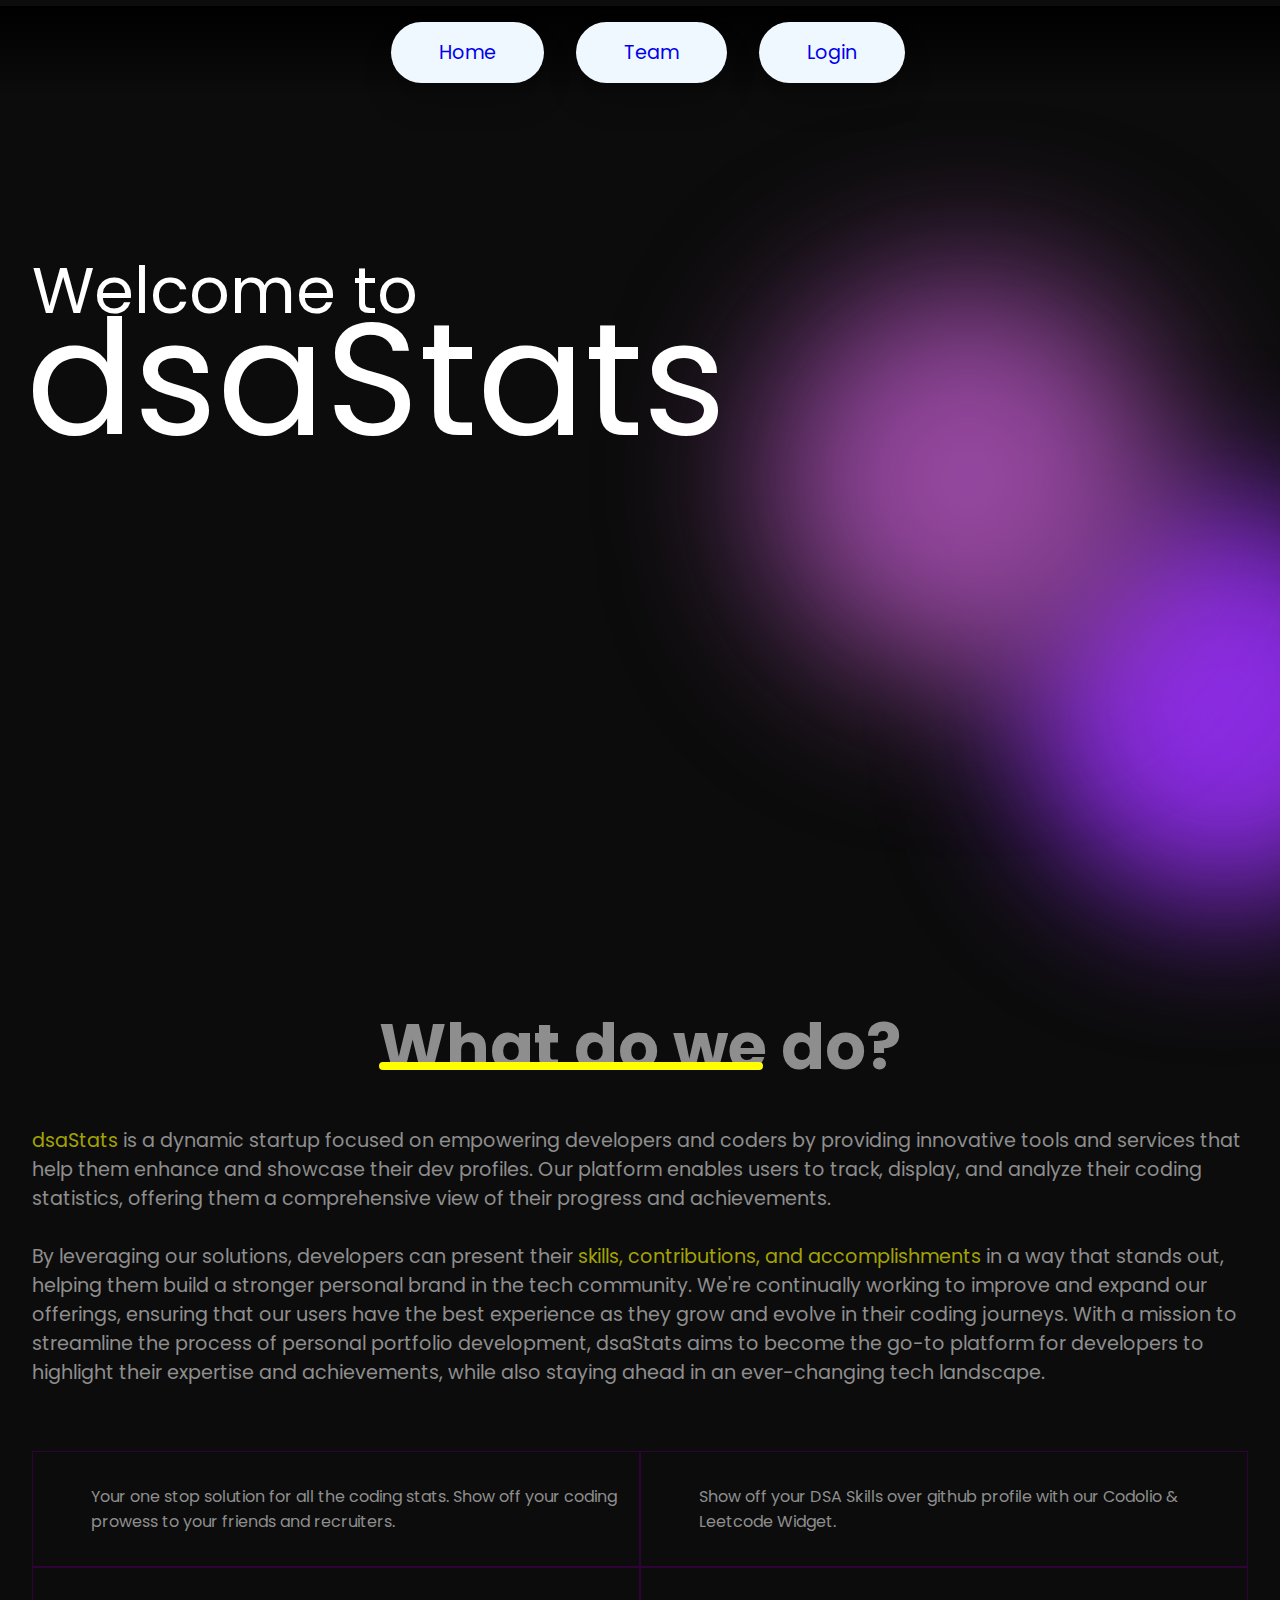
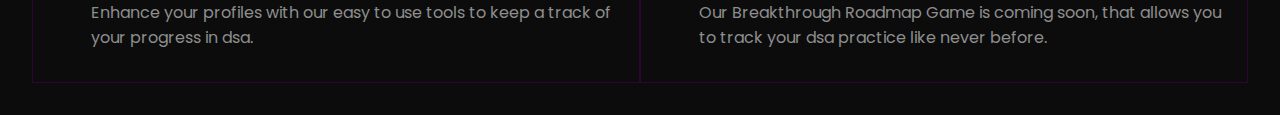
<file: index.html>
<!DOCTYPE html>
<html lang="en">
  <head>
    <meta charset="UTF-8" />
    <meta name="viewport" content="width=device-width, initial-scale=1.0" />
    <title>Home</title>
    <link
      rel="stylesheet"
      href="https://cdnjs.cloudflare.com/ajax/libs/font-awesome/6.6.0/css/all.min.css"
      integrity="sha512-Kc323vGBEqzTmouAECnVceyQqyqdsSiqLQISBL29aUW4U/M7pSPA/gEUZQqv1cwx4OnYxTxve5UMg5GT6L4JJg=="
      crossorigin="anonymous"
      referrerpolicy="no-referrer"
    />
    <link rel="stylesheet" href="index.css" />
  </head>
  <body>
    <div class="container">
      <nav>
        <ul>
          <li><a href="./index.html" title="Home">Home</a></li>
          <li><a href="./Teampage.html" title="Home">Team</a></li>
          <li><a href="./login.html" title="Home">Login</a></li>
        </ul>
      </nav>
      <header>
        <div class="content">
          <div class="welcome--message">Welcome to</div>
          <div class="logo--text">dsaStats</div>
        </div>
        <div class="circle__1"></div>
        <div class="circle__2"></div>
      </header>
      <section class="intro">
        <div class="title"><h1>What do we do?</h1></div>
        <div class="description">
          <span class="dsaStats--keyword">dsaStats</span>
          is a dynamic startup focused on empowering developers and coders by
          providing innovative tools and services that help them enhance and
          showcase their dev profiles. Our platform enables users to track,
          display, and analyze their coding statistics, offering them a
          comprehensive view of their progress and achievements.

          <br /><br />
          By leveraging our solutions, developers can present their
          <span class="dsaStats--keyword"
            >skills, contributions, and accomplishments</span
          >
          in a way that stands out, helping them build a stronger personal brand
          in the tech community. We're continually working to improve and expand
          our offerings, ensuring that our users have the best experience as
          they grow and evolve in their coding journeys. With a mission to
          streamline the process of personal portfolio development, dsaStats
          aims to become the go-to platform for developers to highlight their
          expertise and achievements, while also staying ahead in an
          ever-changing tech landscape.
        </div>
        <div class="services">
          <div class="item item--1">
            <i class="fa-solid fa-laptop-code"></i>
            <p>
              Your one stop solution for all the coding stats. Show off your
              coding prowess to your friends and recruiters.
            </p>
          </div>
          <div class="item item--2">
            <i class="fa-brands fa-github"></i>
            <p>
              Show off your DSA Skills over github profile with our Codolio &
              Leetcode Widget.
            </p>
          </div>
          <div class="item item--3">
            <i class="fa-solid fa-user"></i>
            <p>
              Enhance your profiles with our easy to use tools to keep a track
              of your progress in dsa.
            </p>
          </div>
          <div class="item item--4">
            <i class="fa-solid fa-road"></i>
            <p>
              Our Breakthrough Roadmap Game is coming soon, that allows you to
              track your dsa practice like never before.
            </p>
          </div>
        </div>
      </section>
      <section></section>
      <footer></footer>
    </div>
    <!-- Closing container div -->
  </body>
</html>
</file>
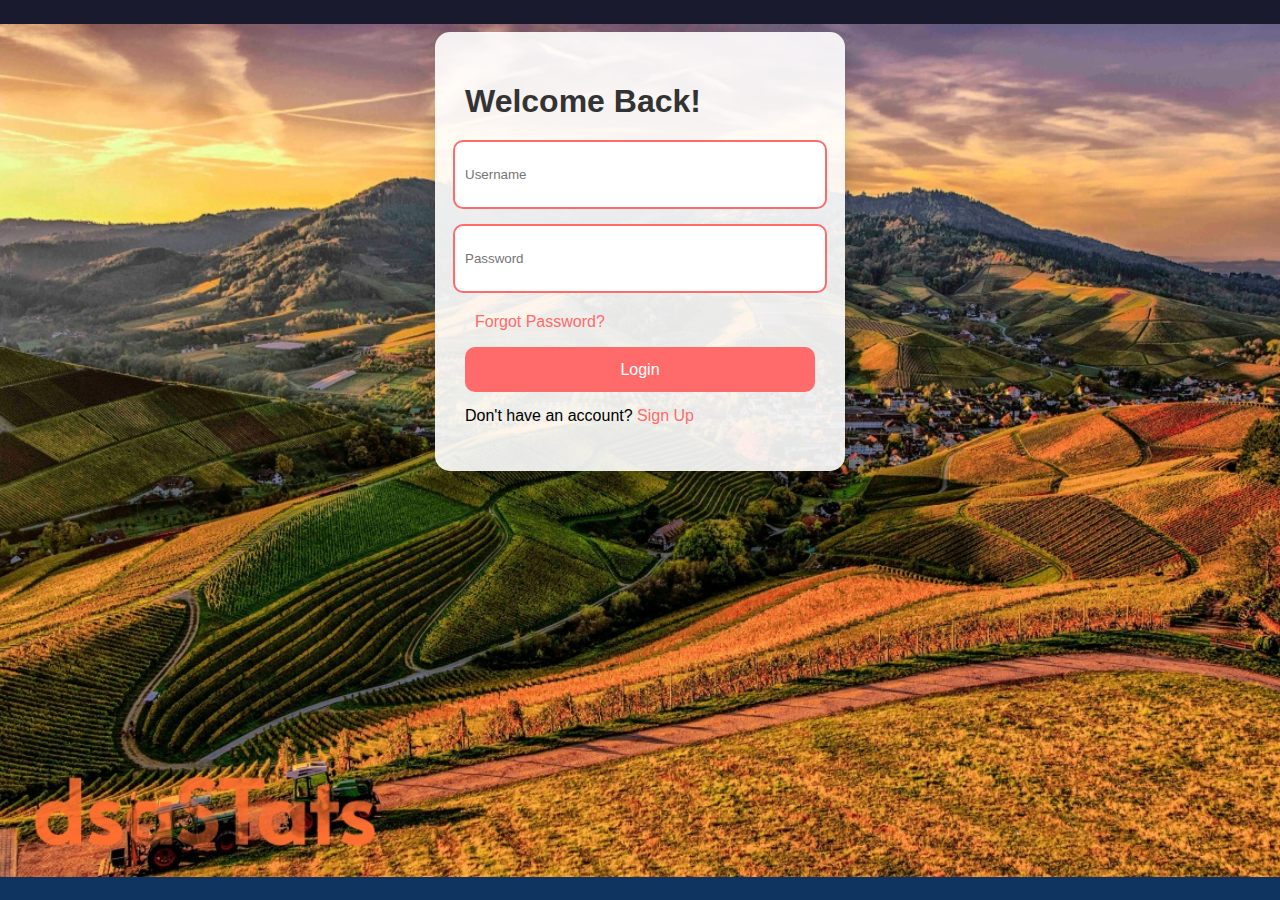
<file: login.html>
<!DOCTYPE html>
<html lang="en">
  <head>
    <meta charset="UTF-8" />
    <meta name="viewport" content="width=device-width, initial-scale=1.0" />
    <title>Vibrant Login Page</title>
    <link rel="stylesheet" href="login.css" />
    <link
      rel="stylesheet"
      href="https://cdnjs.cloudflare.com/ajax/libs/font-awesome/5.15.4/css/all.min.css"
    />
  </head>
  <body>
    <div class="container">
      <form>
        <h1>Welcome Back!</h1>
        <input type="text" id="username" placeholder="Username" required />
        <input type="password" id="password" placeholder="Password" required />
        <p class="forgot-password-text" id="forgot-password-text">
          Forgot Password?
        </p>
        <button id="login-btn">Login</button>
        <p>Don't have an account? <a href="#">Sign Up</a></p>
      </form>
    </div>

    <script src="login.js"></script>
  </body>
</html>
</file>
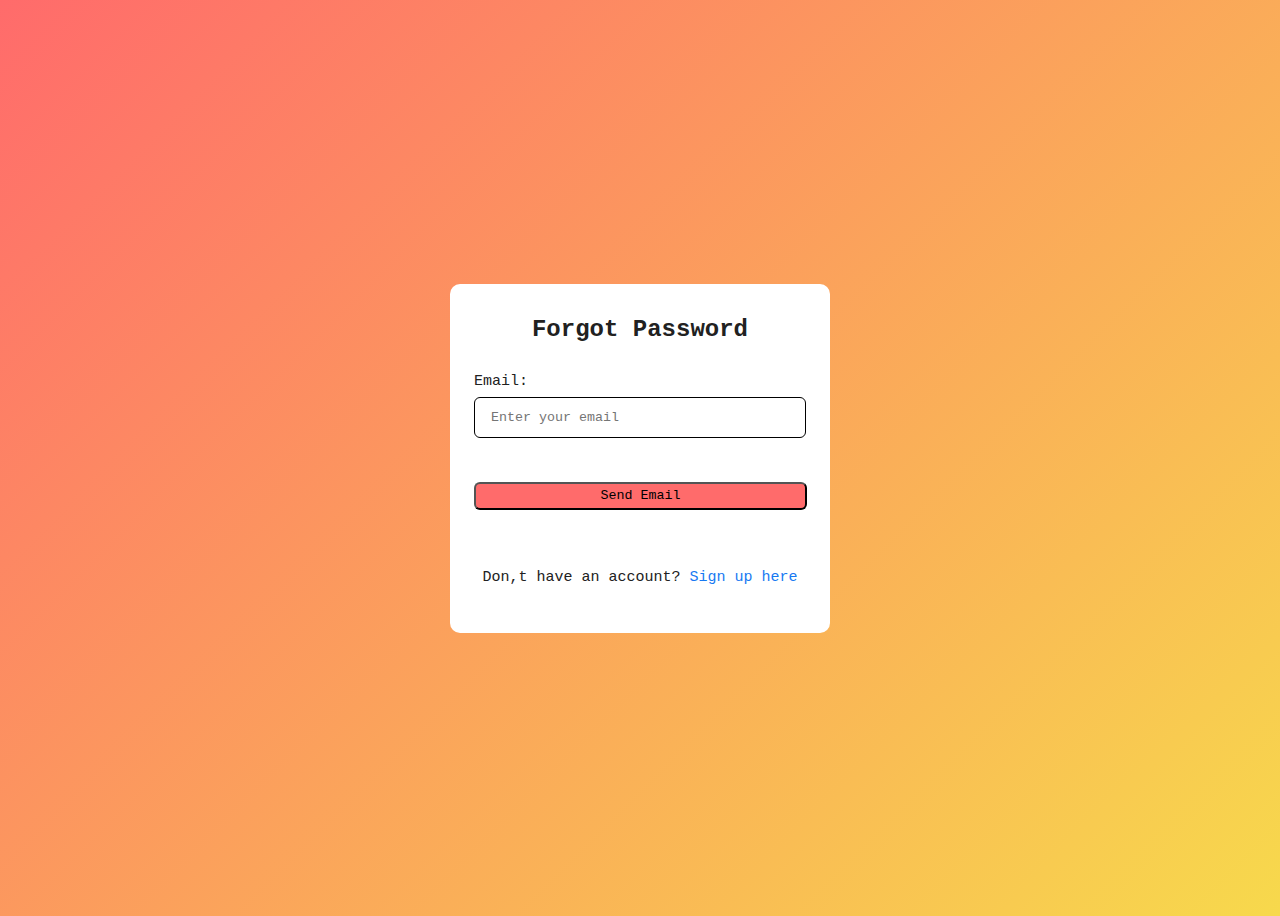
<file: psswdforget.html>
<!DOCTYPE html>
<html lang="en">
<head>
    <meta charset="UTF-8">
    <meta name="viewport" content="width=device-width, initial-scale=1.0">
    <link rel="stylesheet" href="psswrdforget.css">
    <title>Forgot Password</title>
</head>
<body>
    <div class="container">
        <div class="title">
        Forgot Password
    </div>
    <form class="form">
        <div class="formele">
            <label for="email">Email:</label>
            <input type="text" id="email" name="email" placeholder="Enter your email">
        </div>
        <button class="submit" type="submit">Send Email</button>
    </form>
    <p class="signup">Don,t have an account? <a href="signup.html" class="signup-link">Sign up here</a></p>
    </div>
</body>
</html>
</file>
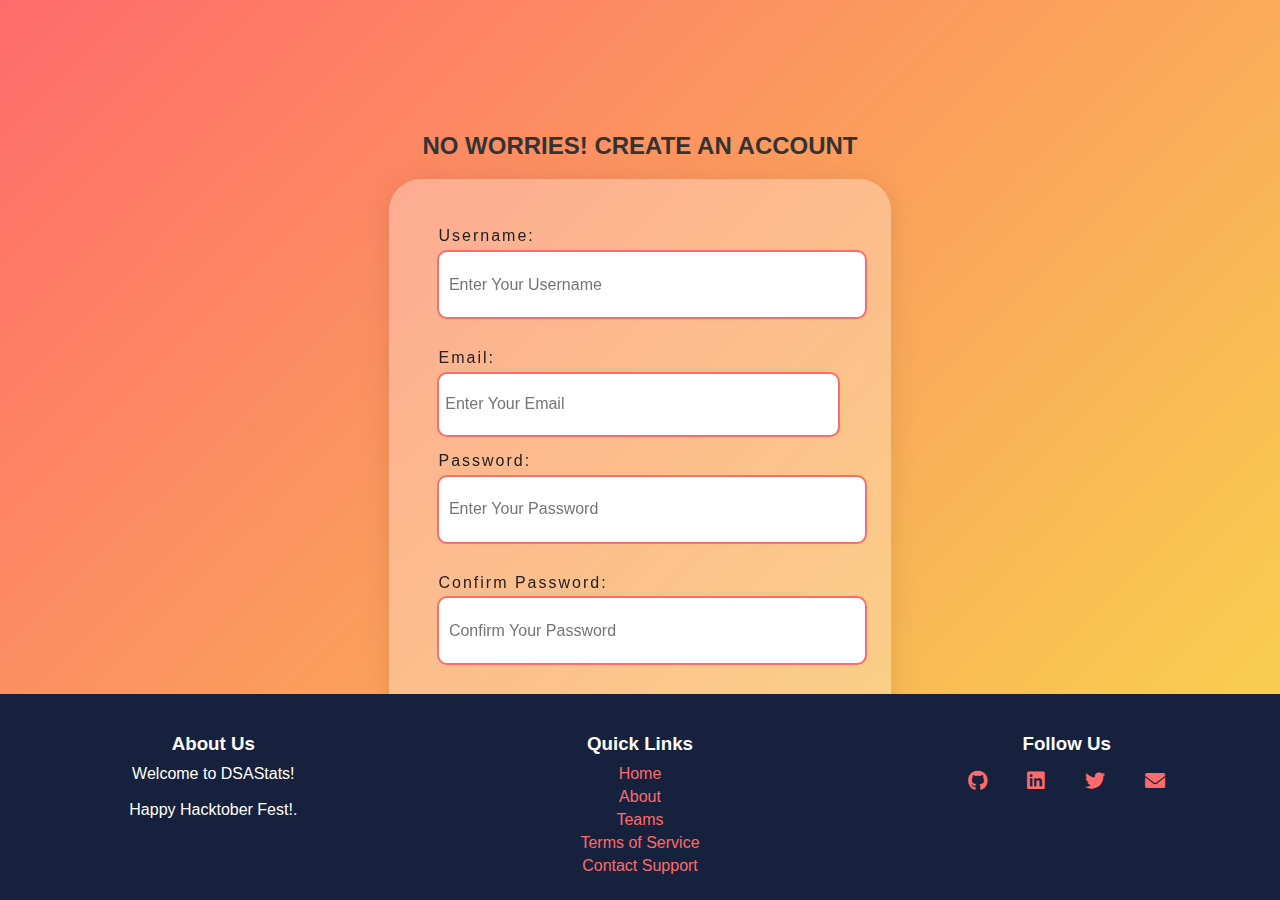
<file: signup.html>
<!DOCTYPE html>
<html lang="en">
  <head>
    <meta charset="UTF-8" />
    <meta name="viewport" content="width=device-width, initial-scale=1.0" />
    <title>Sign Up Form</title>
    <link rel="stylesheet" href="signup.css" />
    <link rel="stylesheet" href="signinfooter.css" />
    <link
    rel="stylesheet"
    href="https://cdnjs.cloudflare.com/ajax/libs/font-awesome/6.0.0-beta3/css/all.min.css"
  />

  </head>
  <body>    
    <div class="signup-form">
      <h2>NO WORRIES! CREATE AN ACCOUNT</h2>
      <div class="backdrop">
        <form>
          <div class="form-group">
            <label for="username">Username:</label>
            <input
              type="text"
              id="username"
              placeholder="Enter Your Username"
              name="username"
              required
            />
          </div>
          <div class="form-group">
            <label for="email">Email:</label>
            <input
              type="email"
              placeholder="Enter Your Email"
              id="email"
              name="email"
              required
            />
          </div>
          <div class="form-group">
            <label for="password">Password:</label>
            <input
              type="password"
              id="password"
              placeholder="Enter Your Password"
              name="password"
              required
            />
          </div>
          <div class="form-group">
            <label for="confirm-password">Confirm Password:</label>
            <input
              type="password"
              id="confirm-password"
              placeholder="Confirm Your Password"
              name="confirm-password"
              required
            />
          </div>
          <button type="submit">SIGN UP</button>
        </form>
      </div>
    </div>

    <footer>
      <div class="footer-container">
        <div class="footer-column">
          <h3><b>About Us</b></h3>
          <p>Welcome to DSAStats!<br><br> Happy Hacktober Fest!.</p>
        </div>
        <div class="footer-column">
          <h3>Quick Links</h3>
          <ul>
            <li><a href="#">Home</a></li>
            <li><a href="#">About</a></li>
            <li><a href="#">Teams</a></li>
            <li><a href="#">Terms of Service</a></li>
            <li><a href="#">Contact Support</a></li>
          </ul>
        </div>
        <div class="footer-column">
        <h3>Follow Us</h3>
        <ul class="social-icons">
          <li><a href="#"><i class="fa-brands fa-github"></i></a></li>
          <li><a href="#"><i class="fa-brands fa-linkedin"></i></a></li>
          <li><a href="#"><i class="fa-brands fa-twitter"></i></a></li>
          <li><a href="#"><i class="fa-solid fa-envelope"></i></a></li>
        </ul>
      </div>
    </div>
  </footer>
  </body>
</html>
</file>
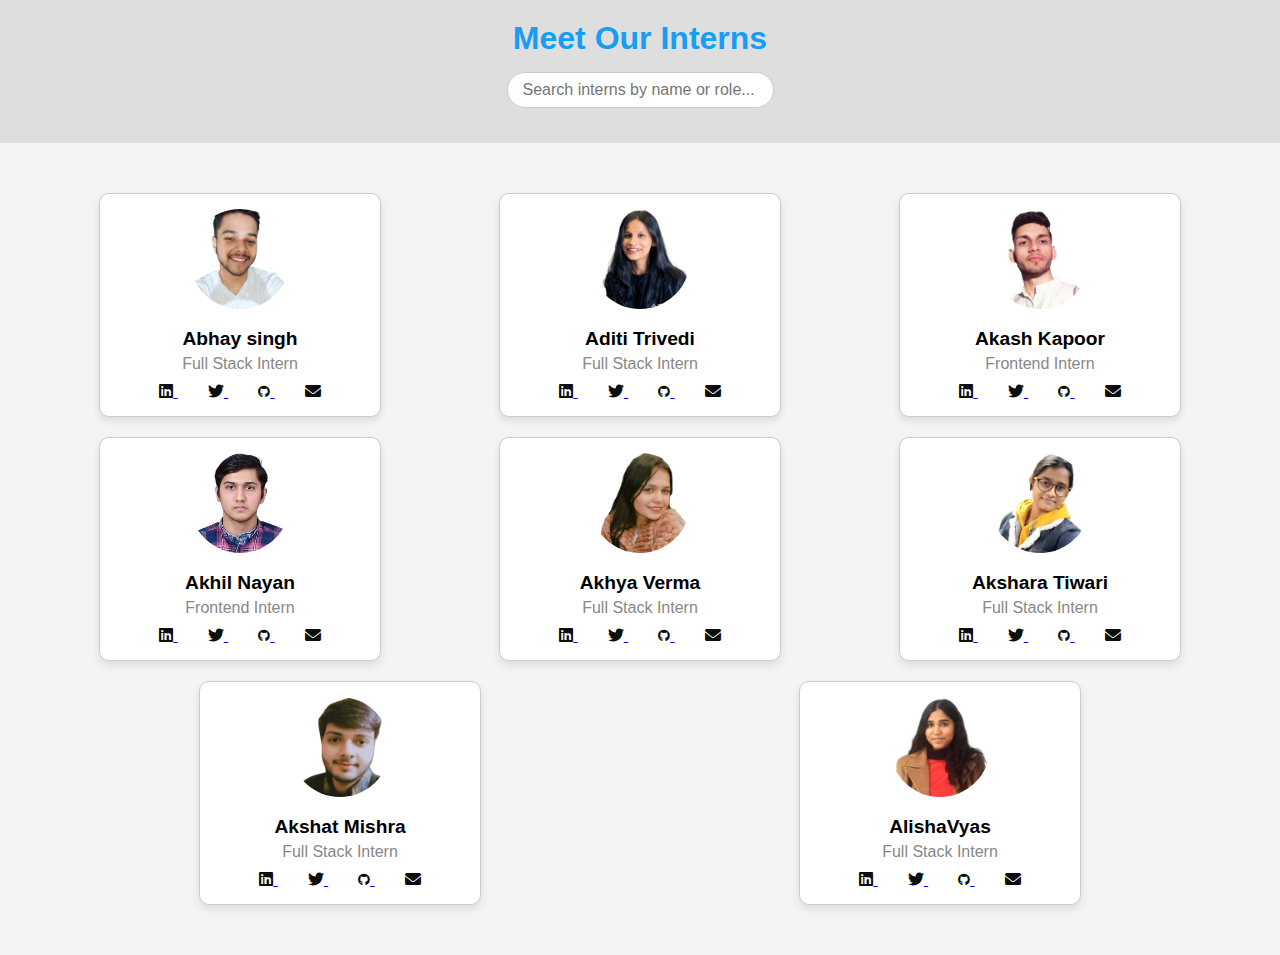
<file: Teampage.html>
<!DOCTYPE html>
<html lang="en">
<head>
    <meta charset="UTF-8">
    <meta name="viewport" content="width=device-width, initial-scale=1.0">
    <title>Team Page</title>
    <link rel="stylesheet" href="Teampage.css">
    <link rel="stylesheet" href="https://cdnjs.cloudflare.com/ajax/libs/font-awesome/6.0.0-beta3/css/all.min.css">
</head>
<body>

    <div class="header">
        <h1>Meet Our Interns</h1>
        <div class="search-bar">
            <input type="text" placeholder="Search interns by name or role..." id="searchInput">
        </div>
    </div>

    <div class="intern-cards-container">
        <!-- Intern Card 1 -->
        <div class="intern-card">
            <img src="images/AbhaySingh (Small).jpeg" alt="AbhaySingh Profile Image" class="profile-image">
            <h2>Abhay singh</h2>
            <p class="intern-role">Full Stack Intern</p>
            <div class="social-links">
                <a href="https://www.linkedin.com">
                    <i class="fa-brands fa-linkedin" style="color: #0d0d0d;"></i>
                </a>
                <a href="https://www.twitter.com">
                    <i class="fa-brands fa-twitter" style="color: #0d0d0d;"></i>
                </a>
                <a href="https://www.github.com" >
                    <i class="fa-brands fa-github fa-xs" style="color: #0d0d0d;"></i>
                </a>
                <a href="https://www.gmail.com" >
                    <i class="fa-solid fa-envelope" style="color: #0d0d0d;"></i>
                </a>
            </div>
        </div>

        <!-- Intern Card 2 -->
        <div class="intern-card">
            <img src="images/AditiTrivedi (Small).jpeg" alt="AditiTrivedi Profile Image" class="profile-image">
            <h2>Aditi Trivedi</h2>
            <p class="intern-role">Full Stack Intern</p>
            <div class="social-links">
                <a href="https://www.linkedin.com">
                    <i class="fa-brands fa-linkedin" style="color: #0d0d0d;"></i>
                </a>
                <a href="https://www.twitter.com">
                    <i class="fa-brands fa-twitter" style="color: #0d0d0d;"></i>
                </a>
                <a href="https://www.github.com" >
                    <i class="fa-brands fa-github fa-xs" style="color: #0d0d0d;"></i>
                </a>
                <a href="https://www.gmail.com" >
                    <i class="fa-solid fa-envelope" style="color: #0d0d0d;"></i>
                </a>
            </div>
        </div>

        <!-- Intern Card 3 -->
        <div class="intern-card">
            <img src="images/Akash Kapoor (Small).jpg" alt="Akash Kapoor Image" class="profile-image">
            <h2>Akash Kapoor</h2>
            <p class="intern-role">Frontend Intern</p>
            <div class="social-links">
                <a href="https://www.linkedin.com">
                    <i class="fa-brands fa-linkedin" style="color: #0d0d0d;"></i>
                </a>
                <a href="https://www.twitter.com">
                    <i class="fa-brands fa-twitter" style="color: #0d0d0d;"></i>
                </a>
                <a href="https://www.github.com" >
                    <i class="fa-brands fa-github fa-xs" style="color: #0d0d0d;"></i>
                </a>
                <a href="https://www.gmail.com" >
                    <i class="fa-solid fa-envelope" style="color: #0d0d0d;"></i>
                </a>
            </div>
        </div>

        <!-- Intern Card 4 -->
        <div class="intern-card">
            <img src="images/Akhil Nayan Mishra (Small).jpg" alt="Akhil Nayan Profile Image" class="profile-image">
            <h2>Akhil Nayan</h2>
            <p class="intern-role">Frontend Intern</p>
            <div class="social-links">
                <a href="https://www.linkedin.com">
                    <i class="fa-brands fa-linkedin" style="color: #0d0d0d;"></i>
                </a>
                <a href="https://www.twitter.com">
                    <i class="fa-brands fa-twitter" style="color: #0d0d0d;"></i>
                </a>
                <a href="https://www.github.com" >
                    <i class="fa-brands fa-github fa-xs" style="color: #0d0d0d;"></i>
                </a>
                <a href="https://www.gmail.com" >
                    <i class="fa-solid fa-envelope" style="color: #0d0d0d;"></i>
                </a>
            </div>
        </div>

        
        <!-- Intern Card 5 -->
        <div class="intern-card">
            <img src="images/AkhyaVerma (Small).jpeg" alt="Akhil Nayan Profile Image" class="profile-image">
            <h2>Akhya Verma</h2>
            <p class="intern-role">Full Stack Intern</p>
            <div class="social-links">
                <a href="https://www.linkedin.com">
                    <i class="fa-brands fa-linkedin" style="color: #0d0d0d;"></i>
                </a>
                <a href="https://www.twitter.com">
                    <i class="fa-brands fa-twitter" style="color: #0d0d0d;"></i>
                </a>
                <a href="https://www.github.com" >
                    <i class="fa-brands fa-github fa-xs" style="color: #0d0d0d;"></i>
                </a>
                <a href="https://www.gmail.com" >
                    <i class="fa-solid fa-envelope" style="color: #0d0d0d;"></i>
                </a>
            </div>
        </div>


        
        <!-- Intern Card 6 -->
        <div class="intern-card">
            <img src="images/Akshara Tiwari (Small).jpeg" alt="Akhil Nayan Profile Image" class="profile-image">
            <h2>Akshara Tiwari</h2>
            <p class="intern-role">Full Stack Intern</p>
            <div class="social-links">
                <a href="https://www.linkedin.com">
                    <i class="fa-brands fa-linkedin" style="color: #0d0d0d;"></i>
                </a>
                <a href="https://www.twitter.com">
                    <i class="fa-brands fa-twitter" style="color: #0d0d0d;"></i>
                </a>
                <a href="https://www.github.com" >
                    <i class="fa-brands fa-github fa-xs" style="color: #0d0d0d;"></i>
                </a>
                <a href="https://www.gmail.com" >
                    <i class="fa-solid fa-envelope" style="color: #0d0d0d;"></i>
                </a>
            </div>
        </div>


        
        <!-- Intern Card 7 -->
        <div class="intern-card">
            <img src="images/Akshat Mishra (Small).jpeg" alt="Akhil Nayan Profile Image" class="profile-image">
            <h2>Akshat Mishra</h2>
            <p class="intern-role">Full Stack Intern</p>
            <div class="social-links">
                <a href="https://www.linkedin.com">
                    <i class="fa-brands fa-linkedin" style="color: #0d0d0d;"></i>
                </a>
                <a href="https://www.twitter.com">
                    <i class="fa-brands fa-twitter" style="color: #0d0d0d;"></i>
                </a>
                <a href="https://www.github.com" >
                    <i class="fa-brands fa-github fa-xs" style="color: #0d0d0d;"></i>
                </a>
                <a href="https://www.gmail.com" >
                    <i class="fa-solid fa-envelope" style="color: #0d0d0d;"></i>
                </a>
            </div>
        </div>


        
        <!-- Intern Card 8 -->
        <div class="intern-card">
            <img src="images/AlishaVyas(Small).jpg" alt="Akhil Nayan Profile Image" class="profile-image">
            <h2>AlishaVyas</h2>
            <p class="intern-role">Full Stack Intern</p>
            <div class="social-links">
                <a href="https://www.linkedin.com">
                    <i class="fa-brands fa-linkedin" style="color: #0d0d0d;"></i>
                </a>
                <a href="https://www.twitter.com">
                    <i class="fa-brands fa-twitter" style="color: #0d0d0d;"></i>
                </a>
                <a href="https://www.github.com" >
                    <i class="fa-brands fa-github fa-xs" style="color: #0d0d0d;"></i>
                </a>
                <a href="https://www.gmail.com" >
                    <i class="fa-solid fa-envelope" style="color: #0d0d0d;"></i>
                </a>
            </div>
        </div>

    </div>
</body>
</html>
</file>
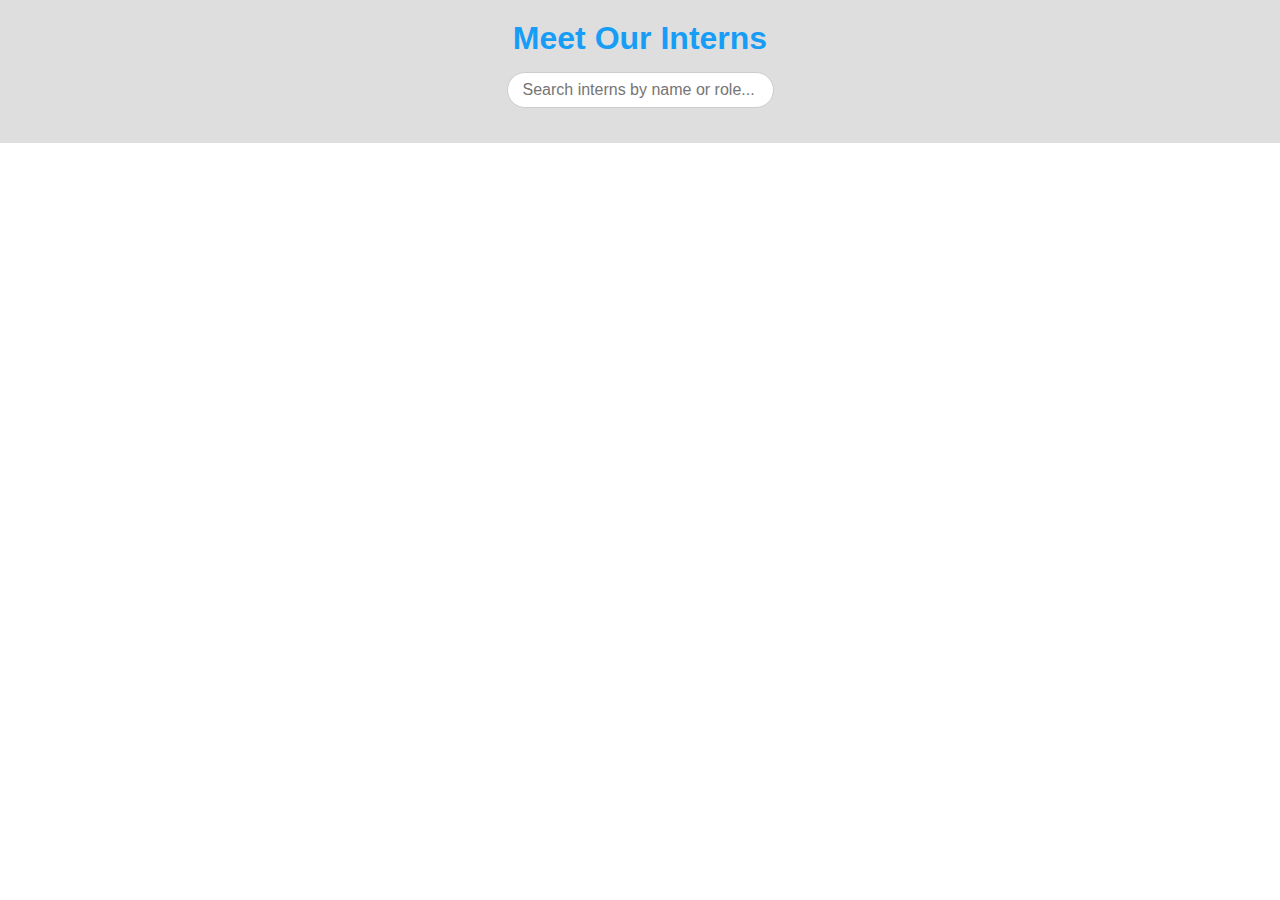
<file: Teampage.index.html>
<!DOCTYPE html>
<html lang="en">
<head>
    <meta charset="UTF-8">
    <meta name="viewport" content="width=device-width, initial-scale=1.0">
    <title>Team Page</title>
    <link rel="stylesheet" href="Teampage.styles.css">
</head>
<body>

    <div class="header">
        <h1>Meet Our Interns</h1>
        <div class="search-bar">
            <input type="text" placeholder="Search interns by name or role..." id="searchInput">
        </div>
    </div>

</body>
</html>
</file>
<file: index.css>
@import url("https://fonts.googleapis.com/css2?family=Poppins:wght@300;400;500;600&display=swap");

* {
  margin: 0;
  padding: 0;
  box-sizing: border-box;
  font-family: "Poppins", sans-serif;
}
body {
  height: 100vh;
  width: 100%;
  overflow-x: hidden;
  background-color: rgb(12, 12, 12);
  color: rgb(142, 142, 142);
}
.container {
  width: 100%;
  height: 100%;
}

nav {
  display: flex;
  align-items: center;
  justify-content: center;
  background: linear-gradient(to bottom, black, transparent);
  width: 100%;
  padding: 1rem;
  /* border-radius: 50px; */
  z-index: 3;
  position: relative;
  color: rgb(80, 80, 80);
  margin-top: 0.4rem;
  /* box-shadow: rgba(55, 1, 65, 0.986) 0px 20px 30px; */
}
nav ul {
  display: flex;
  flex-direction: row;
  gap: 2rem;
  margin-left: 1rem;
  list-style: none;
}
nav ul li {
  font-size: 1.2rem;
  cursor: pointer;
  background-color: aliceblue;
  padding: 1rem 3rem;
  border-radius: 2rem;
  box-shadow: rgba(0, 0, 0, 0.2) 0px 20px 30px;
  overflow: visible;
  transition: box-shadow, background-color 500ms ease-in-out;
}
nav ul li:hover {
  box-shadow: rgba(0, 0, 0, 0.4) 0px 10px 30px;
  background-color: rgb(244, 203, 253);
}

/* Welcome Text in Header */

.welcome--message {
  position: absolute;
  font-size: 4rem;
  top: 9rem;
}
.logo--text {
  position: absolute;
  font-size: 10rem;
  top: 10rem;
  left: 2%;
}

.logo--text::before {
  content: "";
  position: absolute;
  width: 0%;
  height: 0.4rem;
  background-color: red;
  bottom: 2.5rem;
  animation: animateLine 3s infinite;
}
@keyframes animateLine {
  0% {
    width: 0%;
    left: 0;
  }
  50% {
    width: 100%;
    left: 0;
  }
  100% {
    width: 0%;
    left: 100%;
  }
}

header {
  position: relative;
  width: 100%;
  height: 100vh;
  z-index: 1;
}
header::before {
  content: "";
  position: absolute;
  top: 0;
  left: 0;
  width: 100%;
  height: 100%;

  background-size: cover;
  background-position: center;
  filter: blur(2px);
  z-index: 0;
}
header .content {
  position: relative;
  z-index: 2;
  color: white;
  padding: 2rem;
}

header .circle__1 {
  position: absolute;
  z-index: 0;
  background-color: blueviolet;
  background-position: center;
  background-size: cover;
  height: 25rem;
  width: 25rem;
  border-radius: 50%;
  top: 45%;
  left: 80%;
  filter: blur(70px);
  animation: animateCircle_1 10s infinite;
}

@keyframes animateCircle_1 {
  0% {
    width: 0%;
    top: 0;
  }
  50% {
    width: 100%;
    top: 0;
  }
  100% {
    width: 0%;
    top: 100%;
  }
}

header .circle__2 {
  position: absolute;
  z-index: 0;
  background-color: rgb(149, 71, 159);
  background-position: center;
  background-size: cover;
  height: 25rem;
  width: 25rem;
  border-radius: 50%;
  top: 20%;
  left: 60%;
  filter: blur(78px);
  animation: animateCircle_2 20s infinite;
}

@keyframes animateCircle_2 {
  0% {
    width: 0%;
    top: 0;
  }
  50% {
    width: 100%;
    top: 0;
  }
  100% {
    width: 0%;
    top: 100%;
  }
}

/* Section Intro */

.intro {
  display: flex;
  flex-direction: column;
  align-items: center;
  justify-content: center;
}

section .title {
  font-size: 2rem;
}

section .title::before {
  content: "";
  position: absolute;
  bottom: -170px;
  border-radius: 20px;
  background-color: yellow;
  height: 0.5rem;
  width: 24rem;
}

section .description {
  padding: 2rem;
  height: 100%;
  width: 100%;
  font-size: larger;
}

.dsaStats--keyword {
  color: #cccc02cc;
}

section .services {
  padding: 2rem;
  display: grid;
  grid-template-columns: 1fr 1fr;
}
.services .item {
  display: flex;
  flex-direction: row;
  gap: 1.6rem;
  align-items: center;
  justify-content: center;
  padding: 2rem 1rem 2rem 2rem;
  border: 1px solid rgba(55, 1, 65, 0.819);
  transition: border 300ms ease-in-out;
}
.services .item:hover {
  border: 1px solid rgb(94, 0, 110);
}
.services .item p {
  transition: color 300ms ease-in-out;
}
.services i {
  color: rgb(185, 185, 185);
  font-size: 3rem;
  transition: color 300ms ease-in-out;
}
.services i:hover {
  color: white;
}
.services .item p:hover {
  color: white;
}

a {
  text-decoration: none;
}
</file>
<file: login.css>
body {
  background: center / contain no-repeat
      url(./images/login-text-behind-image.jpg),
    #eee linear-gradient(180deg, #1a1a2e, #16213e, #0f3460); /* Gradient */

  background-size: contain; /* Ensure the image is contained */
  font-family: "Arial", sans-serif;
  display: flex;
  flex-direction: column;
  justify-content: center;
  align-items: center;
  height: 100%;
  margin: 0;
  background-attachment: fixed;
}
.container {
  display: flex;
  width: 100%;
  flex-direction: column;
  align-items: center;
  justify-content: center;
  margin-top: 2rem;
}
form {
  width: 350px;
  background-color: rgba(
    255,
    255,
    255,
    0.9
  ); /* Slightly transparent white for better visibility */
  padding: 30px;
  border-radius: 15px;
  box-shadow: 0 5px 20px rgba(0, 0, 0, 0.2);
}
h1 {
  color: #333;
  margin-bottom: 20px;
}

input[type="text"],
input[type="password"] {
  width: 100%;
  height: 45px;
  margin-bottom: 15px;
  padding: 10px;
  border: 2px solid #ff6b6b;
  border-radius: 10px;
  transition: border-color 0.3s;
  margin-left: -12px;
}

input[type="text"]:focus,
input[type="password"]:focus {
  border-color: #f7d94c;
  outline: none;
}

.forgot-password-text {
  color: #ff6b6b;
  cursor: pointer;
  margin-top: 5px; /* Adjusted for spacing */
  text-align: left; /* Align text to the left */
  font-weight: normal; /* Normal weight for the text */
}

.forgot-password-text strong {
  font-weight: bold; /* Make the question mark bold */
}

button {
  width: 100%;
  height: 45px;
  background-color: #ff6b6b;
  color: #fff;
  border: none;
  border-radius: 10px;
  cursor: pointer;
  font-size: 16px;
  transition: background-color 0.3s;
}

button:hover {
  background-color: #f7d94c;
}

p {
  margin-top: 15px;
}

a h1 {
  color: #333;
  margin-bottom: 20px;
}

input[type="text"],
input[type="password"] {
  width: 100%;
  height: 45px;
  margin-bottom: 15px;
  padding: 10px;
  border: 2px solid #ff6b6b;
  border-radius: 10px;
  transition: border-color 0.3s;
}

input[type="text"]:focus,
input[type="password"]:focus {
  border-color: #f7d94c;
  outline: none;
}

.forgot-password-text {
  color: #ff6b6b;
  cursor: pointer;
  margin-top: 5px; /* Adjusted for spacing */
  margin-left: 10px; /* Adjusted for spacing */
  text-align: left; /* Align text to the left */
  font-weight: normal; /* Normal weight for the text */
}

.forgot-password-text strong {
  font-weight: bold; /* Make the question mark bold */
}

button {
  width: 100%;
  height: 45px;
  background-color: #ff6b6b;
  color: #fff;
  border: none;
  border-radius: 10px;
  cursor: pointer;
  font-size: 16px;
  transition: background-color 0.3s;
}

button:hover {
  background-color: #85e63b;
}

p {
  margin-top: 15px;
}

a {
  color: #ff6b6b;
  text-decoration: none; /* Removed underline */
}

a:hover {
  text-decoration: underline;
}
</file>
<file: psswrdforget.css>
body{
    display: flex;
    min-height: 100vh;
    justify-content: center;
    align-items: center;
    background: linear-gradient(135deg, #ff6b6b, #f7d94c);
    font-family: monospace;
}
.container{
    background-color: white;
    width: 380px;
    padding: 32px 24px;
    font-size: 15px;
    font-family: inherit;
    color: #212121;
    display: flex;
    flex-direction: column;
    box-sizing: border-box;
    border-radius: 10px;
}
.container button:active{
    scale: 0.95;
}
.container .title{
    text-align: center;
    font-weight: 600;
    font-size: 24px;
    margin-bottom: 30px;
}
.container .form{
    display: flex;
    flex-direction: column;
}
.container .formele{
    display: flex; 
    flex-direction: column;
    gap: 2px;
}
.container .formele label{
    font-size: 15px;
    display: block;
    margin-bottom: 5px;
}
.container .formele input{
    padding: 12px 16px;
    border-radius: 6px;
    font-family: inherit;
    border: 1px solid #000;
}.container .formele input::placeholder{
    opacity: 1;
}
.container .formele input:focus{
    outline: none;
    border-color: #f7d94c;
}
.container .submit{
    display: flex;
    justify-content: center;
    align-items: center;
    font-family: inherit;
    margin: 44px 0;
    width: 333px;
    height: 28px;
    cursor: pointer;
    border-radius: 6px;
    background-color: #ff6b6b;
}
.container .submit:hover{
    background-color: #94d181;
}
.container .signup-link{
    text-decoration: none;
    color: #1779f2;
}.container .signup{
    align-self: center;
    font-weight: 500;
}
.container .signup-link{
    font-weight: 400;
}
.container .signup-link:hover{
    text-decoration: underline;
}
</file>
<file: signup.css>
body {
    background: linear-gradient(135deg, #ff6b6b, #f7d94c);
    font-family: "Arial", sans-serif;
    margin: 0;
    display: flex;
    justify-content: center;
    align-items: center;
    height: 100vh;
  }
  
  .container {
    width: 350px;
    background-color: #ffffff;
    padding: 30px;
    border-radius: 15px;
    box-shadow: 0 5px 20px rgba(0, 0, 0, 0.2);
    text-align: center;
  }
  
  h2 {
    color: #333;
    text-align: center;
  }
  
  .form-group {
    margin-bottom: 15px;
  }
  
  input[type="text"],
  input[type="email"],
  input[type="password"] {
    width: 95%;
    height: 3rem;
    padding: 0.4em;
    border: 2px solid #ff6b6b;
    border-radius: 10px;
    transition: border-color 0.3s;
    font-size: 1rem;
    margin-top: 0.3em;
    color: #ff6b6b;
  }
  
  input[type="text"]:focus,
  input[type="email"]:focus,
  input[type="password"]:focus {
    border-color: #f7d94c;
    outline: none;
  }
  
  button {
    width: 100%;
    height: 45px;
    background-color: #ff6b6b;
    color: #fff;
    border: none;
    border-radius: 10px;
    cursor: pointer;
    font-size: 16px;
    transition: background-color 0.3s;
    letter-spacing: 0.3em;
  }
  
  button:hover {
    background-color: #94d181;
  }
  
  p {
    margin-top: 15px;
  }
  
  a {
    color: #ff6b6b;
    text-decoration: none;
  }
  
  a:hover {
    text-decoration: underline;
  }
  label {
    letter-spacing: 2px;
    margin-left: 0.1rem;
    color: #232020;
  }
  
  .backdrop {
    background: rgba(255, 255, 255, 0.3);
    padding: 2rem;
    border-radius: 2rem;
    -webkit-backdrop-filter: blur(10px);
    backdrop-filter: blur(10px);
    box-shadow: 0 4px 30px rgba(0, 0, 0, 0.1);
  }
  form {
    padding: 1rem;
    border-radius: 1rem;
  }
</file>
<file: signinfooter.css>
footer {
    width: 100%;
    background-color: #16213e;
    color: white;
    text-align: center;
    padding: 20px 0;
    position: absolute;
    bottom: 0;
    left: 0;
  }
  
  .footer-container {
    display: flex;
    justify-content: space-around;
    align-items: flex-start;
  }
  
  .footer-column {
    width: 30%;
  }
  
  .footer-column h3 {
    margin-bottom: 10px;
  }
  
  .footer-column p,
  .footer-column ul {
    margin: 0;
    padding: 0;
    list-style: none;
  }
  
  .footer-column ul li {
    margin: 5px 0;
  }
  
  .footer-column ul li a {
    color: #ff6b6b;
    text-decoration: none;
  }
  
  .footer-column ul li a:hover {
    text-decoration: underline;
  }
  
  .social-icons {
    display: flex;
    justify-content: center;
    align-items: center;
  }
  
  .social-icons li {
    margin: 0 10px;
  }
  
  .social-icons li a {
    color: #ff6b6b;
    font-size: 20px;
    margin: 0 20px;
    transition: transform 0.5s ease, color 0.5s ease;
  }
  .social-icons i{
    transition: transform 500ms ease-in-out;
    
  }
  .social-icons i:hover{
    transform: translateY(-10px);
  }
  
  .social-icons li a:hover {
    color: #f7d94c;
  }
  
  /* Other Styling */
  h1 {
    color: #333;
    margin-bottom: 20px;
  }
  
  input[type="text"],
  input[type="password"] {
    width: 100%;
    height: 45px;
    margin-bottom: 15px;
    padding: 10px;
    border: 2px solid #ff6b6b;
    border-radius: 10px;
    transition: border-color 0.3s;
  }
  
  input[type="text"]:focus,
  input[type="password"]:focus {
    border-color: #f7d94c;
    outline: none;
  }
  
  .forgot-password-text {
    color: #ff6b6b;
    cursor: pointer;
    margin-top: 5px;
    text-align: left;
    font-weight: normal;
  }
  
  button {
    width: 100%;
    height: 45px;
    background-color: #ff6b6b;
    color: #fff;
    border: none;
    border-radius: 10px;
    cursor: pointer;
    font-size: 16px;
    transition: background-color 0.3s;
  }
  
  button:hover {
    background-color: #f7d94c;
  }
  
  p {
    margin-top: 15px;
  }
  
  a {
    color: #ff6b6b;
    text-decoration: none;
  }
  
  a:hover {
    text-decoration: underline;
  }
</file>
<file: Teampage.css>
* {
    margin: 0;
    padding: 0;
    font-family: Arial, sans-serif;
}

.header {
    display: flex;
    flex-direction: column;
    align-items: center; 
    text-align: center;
    padding: 20px;
    background-color: #DEDEDE;
    color: #179df6;
}

#searchInput {
    padding: 8px 15px;
    margin: 15px;
    width: 235px;
    border-radius: 20px;
    border: 1px solid #ccc;
    font-size: 1em;
}

.intern-cards-container {
    display: flex;
    justify-content: space-around;
    flex-wrap: wrap;
    padding: 40px;
    background-color: #f4f4f4;
}


.intern-card {
    background-color: white;
    border: 1px solid #ccc;
    border-radius: 10px;
    width: 250px;
    padding: 15px;
    margin: 10px;
    text-align: center;
    box-shadow: 0 4px 8px rgba(0, 0, 0, 0.1);
    transition: transform 0.3s ease;
}

.intern-card:hover {
    transform: scale(1.05);
}

.profile-image {
    width: 100px;
    height: 100px;
    border-radius: 50%;
    margin-bottom: 15px;
}


.intern-card h2{
    font-size: 1.2em;
    margin-bottom: 5px;
}

.intern-role {
    font-size: 1em;
    color: #888;
    margin-bottom: 10px;
}

.social-links  a{
   margin: 0 15px;
}
</file>
<file: Teampage.styles.css>
* {
    margin: 0;
    padding: 0;
    font-family: Arial, sans-serif;
}

.header {
    display: flex;
    flex-direction: column;
    align-items: center; 
    text-align: center;
    padding: 20px;
    background-color: #DEDEDE;
    color: #179df6;
}

#searchInput {
    padding: 8px 15px;
    margin: 15px;
    width: 235px;
    border-radius: 20px;
    border: 1px solid #ccc;
    font-size: 1em;
}
</file>
